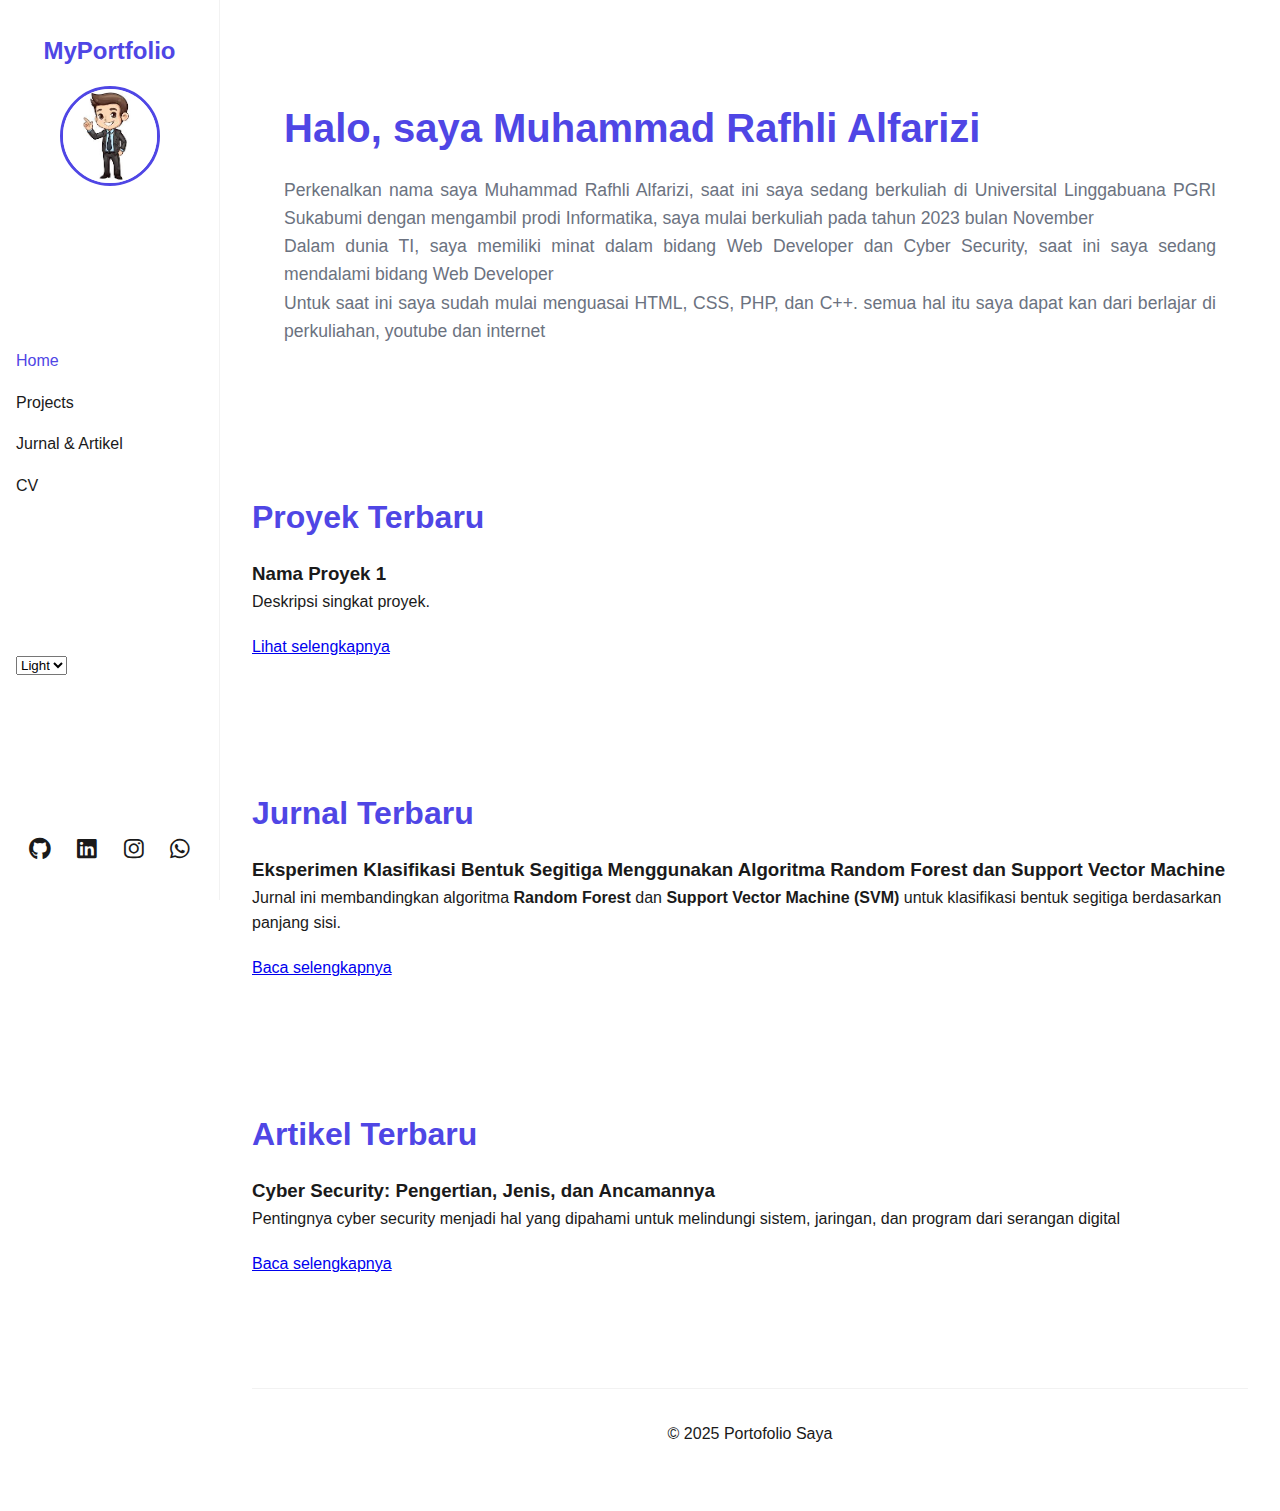
<file: index.html>
<!DOCTYPE html>
<html lang="id">
<head>
  <meta charset="UTF-8" />
  <meta name="viewport" content="width=device-width, initial-scale=1.0" />
  <title>Portofolio Saya</title>
  <link rel="stylesheet" href="css/style.css" />
  <!-- FontAwesome untuk ikon sosial -->
  <link rel="stylesheet" href="https://cdnjs.cloudflare.com/ajax/libs/font-awesome/6.4.0/css/all.min.css">
</head>
<body class="light-theme"> <!-- default theme light -->

  <!-- SIDEBAR -->
<aside class="sidebar">
  <div class="logo">
  <a href="index.html">MyPortfolio</a>
  <div class="profile-pic">
    <img src="assets/img/profile.jpg" alt="Foto Saya">
  </div>
</div>

  <ul class="nav-links">
    <li><a href="index.html" class="active">Home</a></li>
    <li><a href="projects.html">Projects</a></li>
    <li><a href="blog.html">Jurnal & Artikel</a></li>
    <li><a href="cv.html">CV</a></li>
  </ul>

  <!-- Theme -->
  <div class="theme-box">
    <select id="theme-select">
      <option value="light">Light</option>
      <option value="dark">Dark</option>
    </select>
  </div>

  <!-- Social -->
  <div class="social-icons">
    <a href="#" class="social-link" data-type="github"><i class="fab fa-github"></i></a>
    <a href="#" class="social-link" data-type="linkedin"><i class="fab fa-linkedin"></i></a>
    <a href="#" class="social-link" data-type="instagram"><i class="fab fa-instagram"></i></a>
    <a href="#" class="social-link" data-type="whatsapp"><i class="fab fa-whatsapp"></i></a>
  </div>
</aside>

<!-- MAIN CONTENT -->
<main class="content">

    <!-- HERO SECTION -->
  <section class="hero">
    <div class="hero-text">
    <h1>Halo, saya Muhammad Rafhli Alfarizi</h1>
        <p>
        Perkenalkan nama saya Muhammad Rafhli Alfarizi, saat ini saya sedang berkuliah di Universital Linggabuana PGRI Sukabumi dengan mengambil prodi Informatika, saya mulai berkuliah pada tahun 2023 bulan November
        <br>Dalam dunia TI, saya memiliki minat dalam bidang Web Developer dan Cyber Security, saat ini saya sedang mendalami bidang Web Developer
        <br>Untuk saat ini saya sudah mulai menguasai HTML, CSS, PHP, dan C++. semua hal itu saya dapat kan dari berlajar di perkuliahan, youtube dan internet
        </p>
    </div>
  </section>

  <!-- PROYEK TERBARU -->
  <section class="projects">
    <h2>Proyek Terbaru</h2>
    <div class="card-container">
      <!-- contoh proyek -->
      <div class="card">
        <h3>Nama Proyek 1</h3>
        <p>Deskripsi singkat proyek.</p>
        <a href="projects.html">Lihat selengkapnya</a>
      </div>
    </div>
  </section>

  <!-- JURNAL TERBARU -->
  <section class="journals">
    <h2>Jurnal Terbaru</h2>
    <div class="card-container">
      <div class="card">
        <h3>Eksperimen Klasifikasi Bentuk Segitiga Menggunakan Algoritma Random Forest dan Support Vector Machine</h3>
        <p>Jurnal ini membandingkan algoritma <strong>Random Forest</strong> dan <strong>Support Vector Machine (SVM)</strong> untuk klasifikasi bentuk segitiga berdasarkan panjang sisi.</p>
        <a href="jurnal/nama_jurnal1.html">Baca selengkapnya</a>
      </div>
    </div>
  </section>

  <!-- ARTIKEL TERBARU -->
  <section class="articles">
    <h2>Artikel Terbaru</h2>
    <div class="card-container">
      <div class="card">
        <h3>Cyber Security: Pengertian, Jenis, dan Ancamannya</h3>
        <p>Pentingnya cyber security menjadi hal yang dipahami untuk melindungi sistem, jaringan, dan program dari serangan digital</p>
        <a href="artikel/nama_artikel1.html">Baca selengkapnya</a>
      </div>
    </div>
  </section>


  <!-- FOOTER -->
  <footer>
    <p>&copy; 2025 Portofolio Saya</p>
  </footer>
</main>

  <script src="js/main.js"></script>
</body>
</html>
</file>
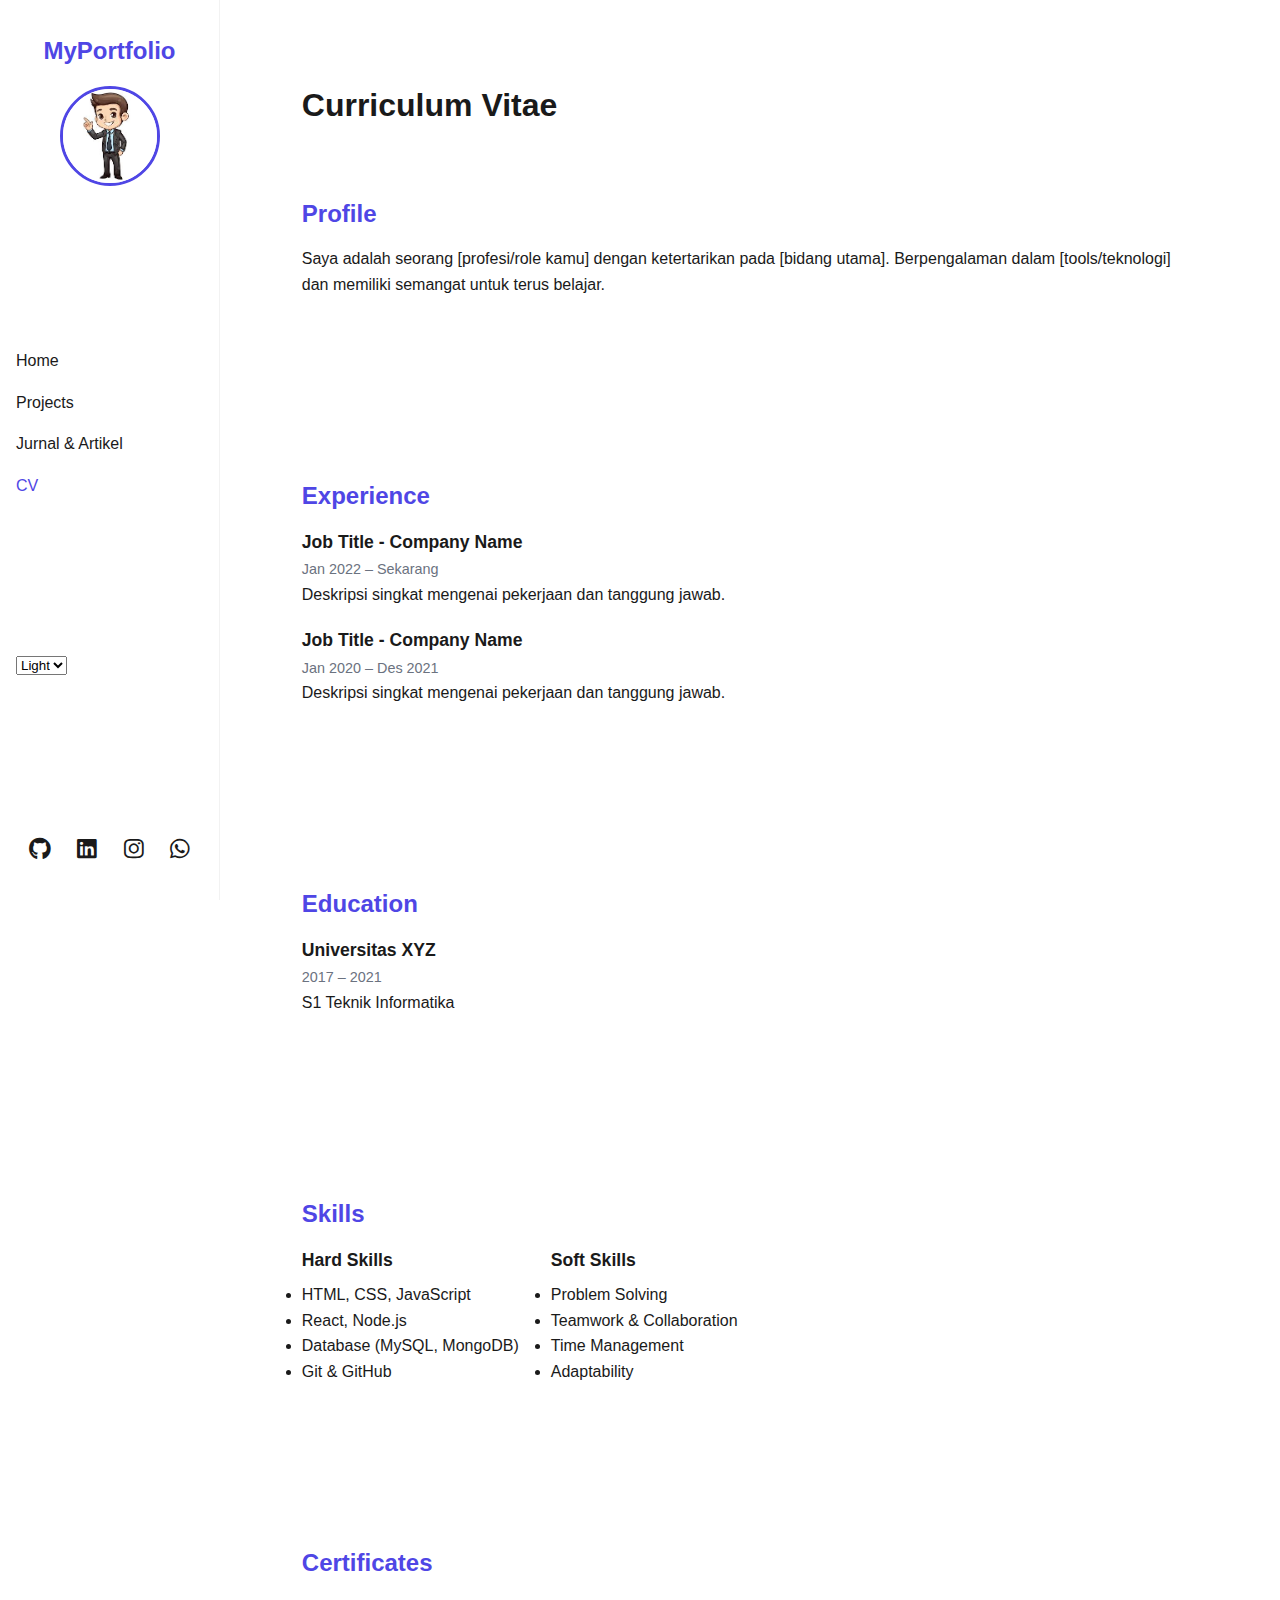
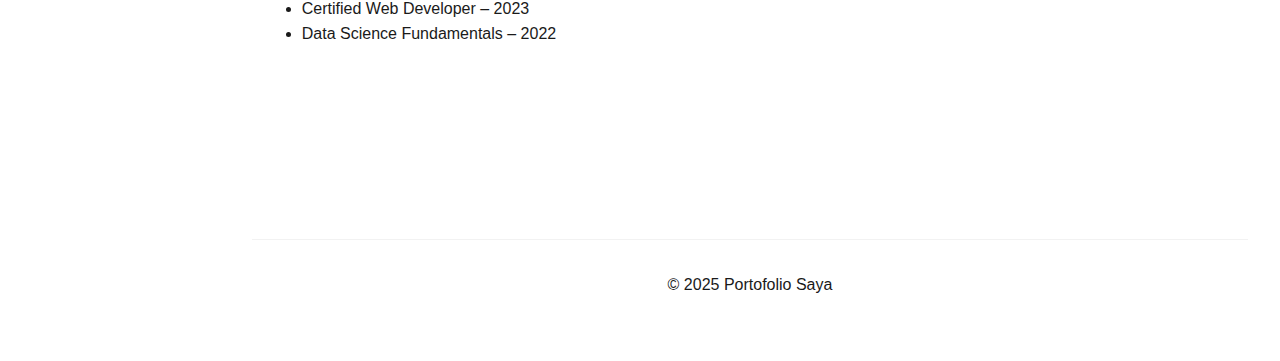
<file: cv.html>
<!DOCTYPE html>
<html lang="en">
<head>
  <meta charset="UTF-8" />
  <meta name="viewport" content="width=device-width, initial-scale=1.0" />
  <title>CV - Portfolio</title>
  <link rel="stylesheet" href="css/style.css" />
  <script defer src="js/main.js"></script>
  <!-- FontAwesome -->
  <link rel="stylesheet" href="https://cdnjs.cloudflare.com/ajax/libs/font-awesome/6.5.0/css/all.min.css" />
</head>
<body class="light-theme">
  <!-- SIDEBAR -->
<aside class="sidebar">
<div class="logo">
  <a href="index.html">MyPortfolio</a>
  <div class="profile-pic">
    <img src="assets/img/profile.jpg" alt="Foto Saya">
  </div>
</div>

  <ul class="nav-links">
    <li><a href="index.html">Home</a></li>
    <li><a href="projects.html">Projects</a></li>
    <li><a href="blog.html">Jurnal & Artikel</a></li>
    <li><a href="cv.html" class="active">CV</a></li>
  </ul>

  <!-- Theme -->
  <div class="theme-box">
    <select id="theme-select">
      <option value="light">Light</option>
      <option value="dark">Dark</option>
    </select>
  </div>

  <!-- Social -->
  <div class="social-icons">
    <a href="#" class="social-link" data-type="github"><i class="fab fa-github"></i></a>
    <a href="#" class="social-link" data-type="linkedin"><i class="fab fa-linkedin"></i></a>
    <a href="#" class="social-link" data-type="instagram"><i class="fab fa-instagram"></i></a>
    <a href="#" class="social-link" data-type="whatsapp"><i class="fab fa-whatsapp"></i></a>
  </div>
</aside>

<!-- MAIN CONTENT -->
<main class="content">

  <!-- MAIN CONTENT -->
  <main class="cv-section">
    <h1>Curriculum Vitae</h1>

    <!-- PROFILE -->
    <section class="cv-block">
      <h2>Profile</h2>
      <p>
        Saya adalah seorang [profesi/role kamu] dengan ketertarikan pada [bidang utama].  
        Berpengalaman dalam [tools/teknologi] dan memiliki semangat untuk terus belajar.
      </p>
    </section>

    <!-- EXPERIENCE -->
    <section class="cv-block">
      <h2>Experience</h2>
      <div class="cv-item">
        <h3>Job Title - Company Name</h3>
        <span>Jan 2022 – Sekarang</span>
        <p>Deskripsi singkat mengenai pekerjaan dan tanggung jawab.</p>
      </div>
      <div class="cv-item">
        <h3>Job Title - Company Name</h3>
        <span>Jan 2020 – Des 2021</span>
        <p>Deskripsi singkat mengenai pekerjaan dan tanggung jawab.</p>
      </div>
    </section>

    <!-- EDUCATION -->
    <section class="cv-block">
      <h2>Education</h2>
      <div class="cv-item">
        <h3>Universitas XYZ</h3>
        <span>2017 – 2021</span>
        <p>S1 Teknik Informatika</p>
      </div>
    </section>

    <!-- SKILLS -->
    <section class="cv-block">
      <h2>Skills</h2>
      <div class="skills-wrapper">
        <div class="skills-category">
          <h3>Hard Skills</h3>
          <ul>
            <li>HTML, CSS, JavaScript</li>
            <li>React, Node.js</li>
            <li>Database (MySQL, MongoDB)</li>
            <li>Git & GitHub</li>
          </ul>
        </div>
        <div class="skills-category">
          <h3>Soft Skills</h3>
          <ul>
            <li>Problem Solving</li>
            <li>Teamwork & Collaboration</li>
            <li>Time Management</li>
            <li>Adaptability</li>
          </ul>
        </div>
      </div>
    </section>

    <!-- CERTIFICATES -->
    <section class="cv-block">
      <h2>Certificates</h2>
      <ul>
        <li>Certified Web Developer – 2023</li>
        <li>Data Science Fundamentals – 2022</li>
      </ul>
    </section>
  </main>

  <!-- FOOTER -->
  <footer>
    <p>&copy; 2025 Portofolio Saya</p>
  </footer>
</main>

</body>
</html>
</file>
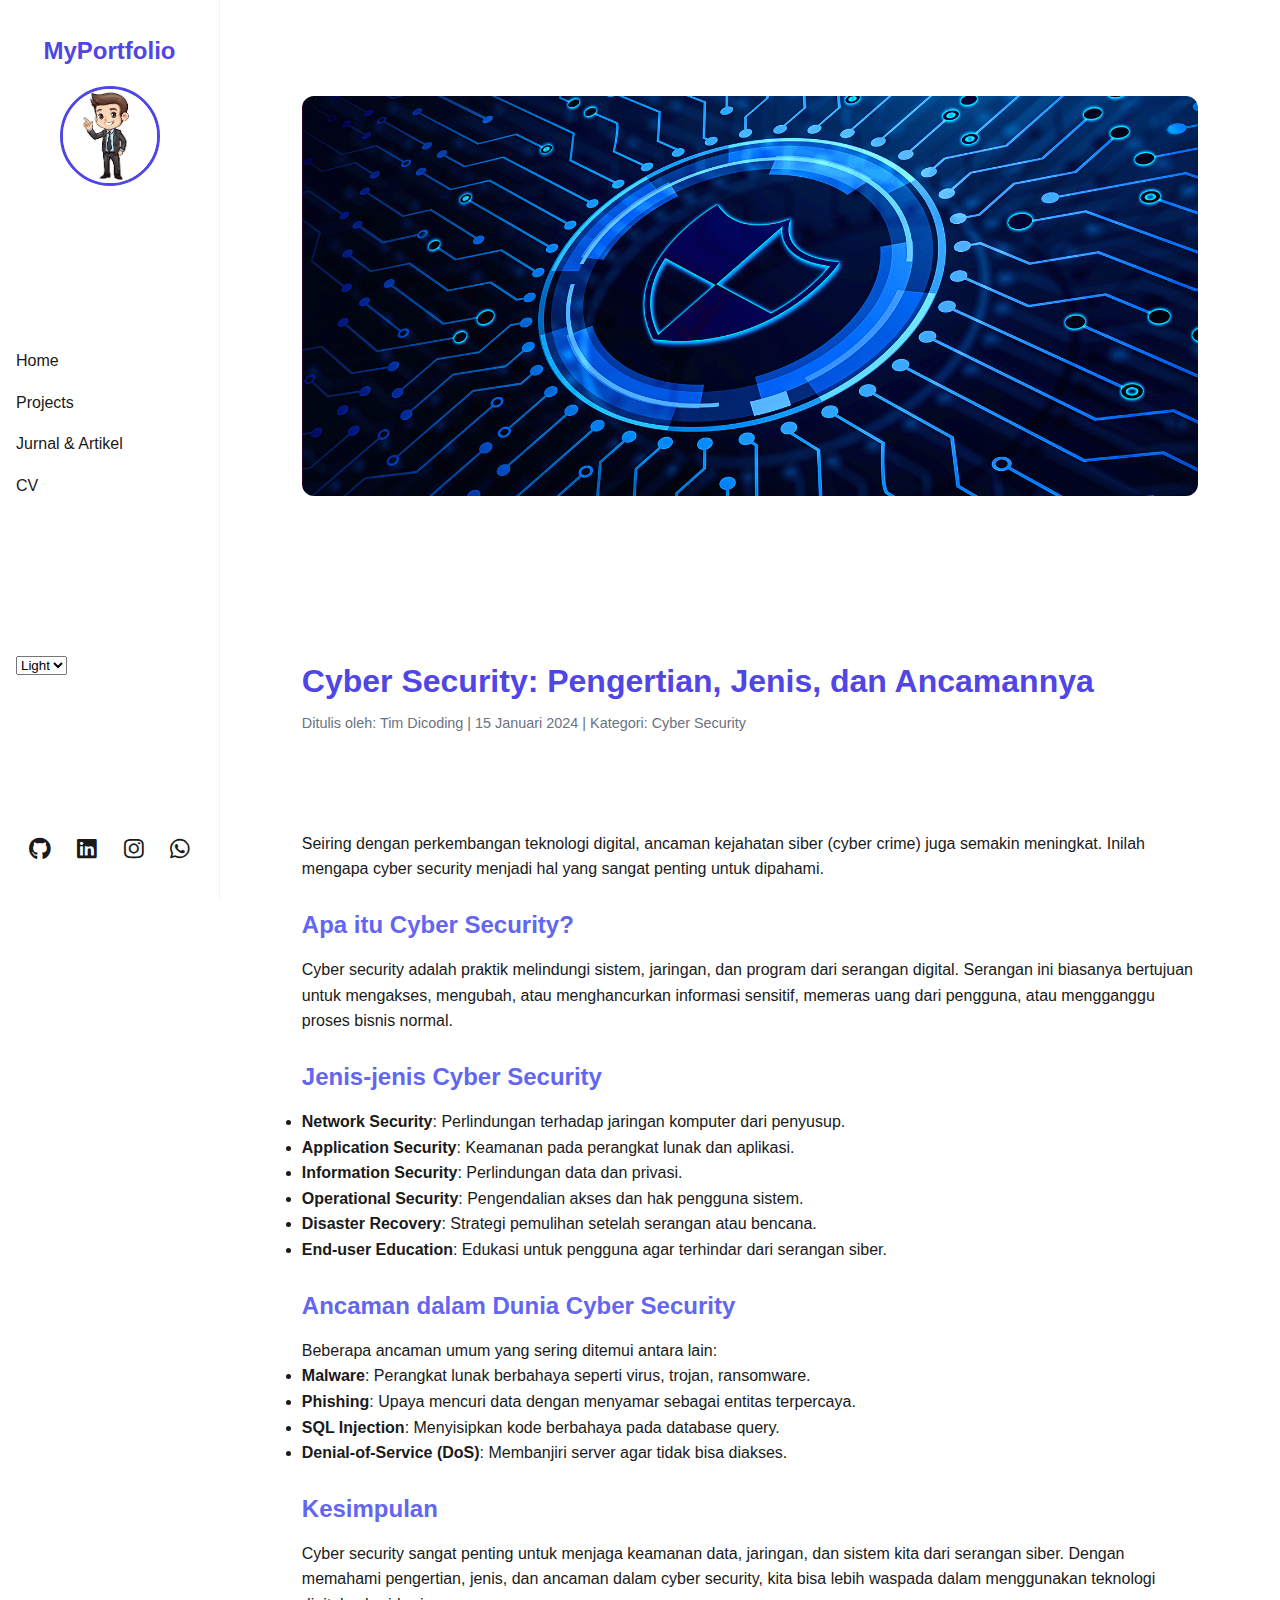
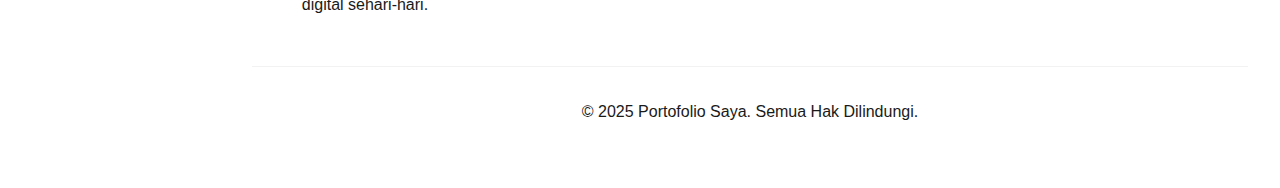
<file: artikel/nama_artikel1.html>
<!DOCTYPE html>
<html lang="id">
<head>
  <meta charset="UTF-8" />
  <meta name="viewport" content="width=device-width, initial-scale=1.0" />
  <title>Cyber Security: Pengertian, Jenis, dan Ancamannya</title>
  <link rel="stylesheet" href="../css/style.css" />
  <script src="../js/main.js" defer></script>
  <!-- Font Awesome untuk icon -->
  <link rel="stylesheet" href="https://cdnjs.cloudflare.com/ajax/libs/font-awesome/6.5.0/css/all.min.css" />
</head>
<body>
  <!-- Navigasi -->
  <header>
<!-- SIDEBAR -->
<aside class="sidebar">
<div class="logo">
  <a href="../index.html">MyPortfolio</a>
  <div class="profile-pic">
    <img src="../assets/img/profile.jpg" alt="Foto Saya">
  </div>
</div>

  <ul class="nav-links">
    <li><a href="../index.html">Home</a></li>
    <li><a href="../projects.html">Projects</a></li>
    <li><a href="../blog.html">Jurnal & Artikel</a></li>
    <li><a href="../cv.html">CV</a></li>
  </ul>

  <!-- Theme -->
  <div class="theme-box">
    <select id="theme-select">
      <option value="light">Light</option>
      <option value="dark">Dark</option>
    </select>
  </div>

  <!-- Social -->
  <div class="social-icons">
    <a href="#" class="social-link" data-type="github"><i class="fab fa-github"></i></a>
    <a href="#" class="social-link" data-type="linkedin"><i class="fab fa-linkedin"></i></a>
    <a href="#" class="social-link" data-type="instagram"><i class="fab fa-instagram"></i></a>
    <a href="#" class="social-link" data-type="whatsapp"><i class="fab fa-whatsapp"></i></a>
  </div>
</aside>

<!-- MAIN CONTENT -->
<main class="content">
  <!-- Konten Artikel -->
  <main class="container">
    <!-- Gambar Utama -->
    <section class="article-hero">
      <img src="../assets/blog/cybersecurity.jpg" alt="Ilustrasi Cyber Security" />
    </section>

    <!-- Judul & Info Artikel -->
    <section class="article-header">
      <h1>Cyber Security: Pengertian, Jenis, dan Ancamannya</h1>
      <p class="article-meta">Ditulis oleh: Tim Dicoding | 15 Januari 2024 | Kategori: Cyber Security</p>
    </section>

    <!-- Isi Artikel -->
    <article class="article-content">
      <p>
        Seiring dengan perkembangan teknologi digital, ancaman kejahatan siber (cyber crime) juga semakin meningkat.
        Inilah mengapa cyber security menjadi hal yang sangat penting untuk dipahami.
      </p>

      <h2>Apa itu Cyber Security?</h2>
      <p>
        Cyber security adalah praktik melindungi sistem, jaringan, dan program dari serangan digital.
        Serangan ini biasanya bertujuan untuk mengakses, mengubah, atau menghancurkan informasi sensitif,
        memeras uang dari pengguna, atau mengganggu proses bisnis normal.
      </p>

      <h2>Jenis-jenis Cyber Security</h2>
      <ul>
        <li><strong>Network Security</strong>: Perlindungan terhadap jaringan komputer dari penyusup.</li>
        <li><strong>Application Security</strong>: Keamanan pada perangkat lunak dan aplikasi.</li>
        <li><strong>Information Security</strong>: Perlindungan data dan privasi.</li>
        <li><strong>Operational Security</strong>: Pengendalian akses dan hak pengguna sistem.</li>
        <li><strong>Disaster Recovery</strong>: Strategi pemulihan setelah serangan atau bencana.</li>
        <li><strong>End-user Education</strong>: Edukasi untuk pengguna agar terhindar dari serangan siber.</li>
      </ul>

      <h2>Ancaman dalam Dunia Cyber Security</h2>
      <p>Beberapa ancaman umum yang sering ditemui antara lain:</p>
      <ul>
        <li><strong>Malware</strong>: Perangkat lunak berbahaya seperti virus, trojan, ransomware.</li>
        <li><strong>Phishing</strong>: Upaya mencuri data dengan menyamar sebagai entitas terpercaya.</li>
        <li><strong>SQL Injection</strong>: Menyisipkan kode berbahaya pada database query.</li>
        <li><strong>Denial-of-Service (DoS)</strong>: Membanjiri server agar tidak bisa diakses.</li>
      </ul>

      <h2>Kesimpulan</h2>
      <p>
        Cyber security sangat penting untuk menjaga keamanan data, jaringan, dan sistem kita dari serangan siber.
        Dengan memahami pengertian, jenis, dan ancaman dalam cyber security, kita bisa lebih waspada
        dalam menggunakan teknologi digital sehari-hari.
      </p>
    </article>
  </main>

  <!-- Footer -->
  <footer>
    <p>&copy; 2025 Portofolio Saya. Semua Hak Dilindungi.</p>
  </footer>
</main>
</body>
</html>
</file>
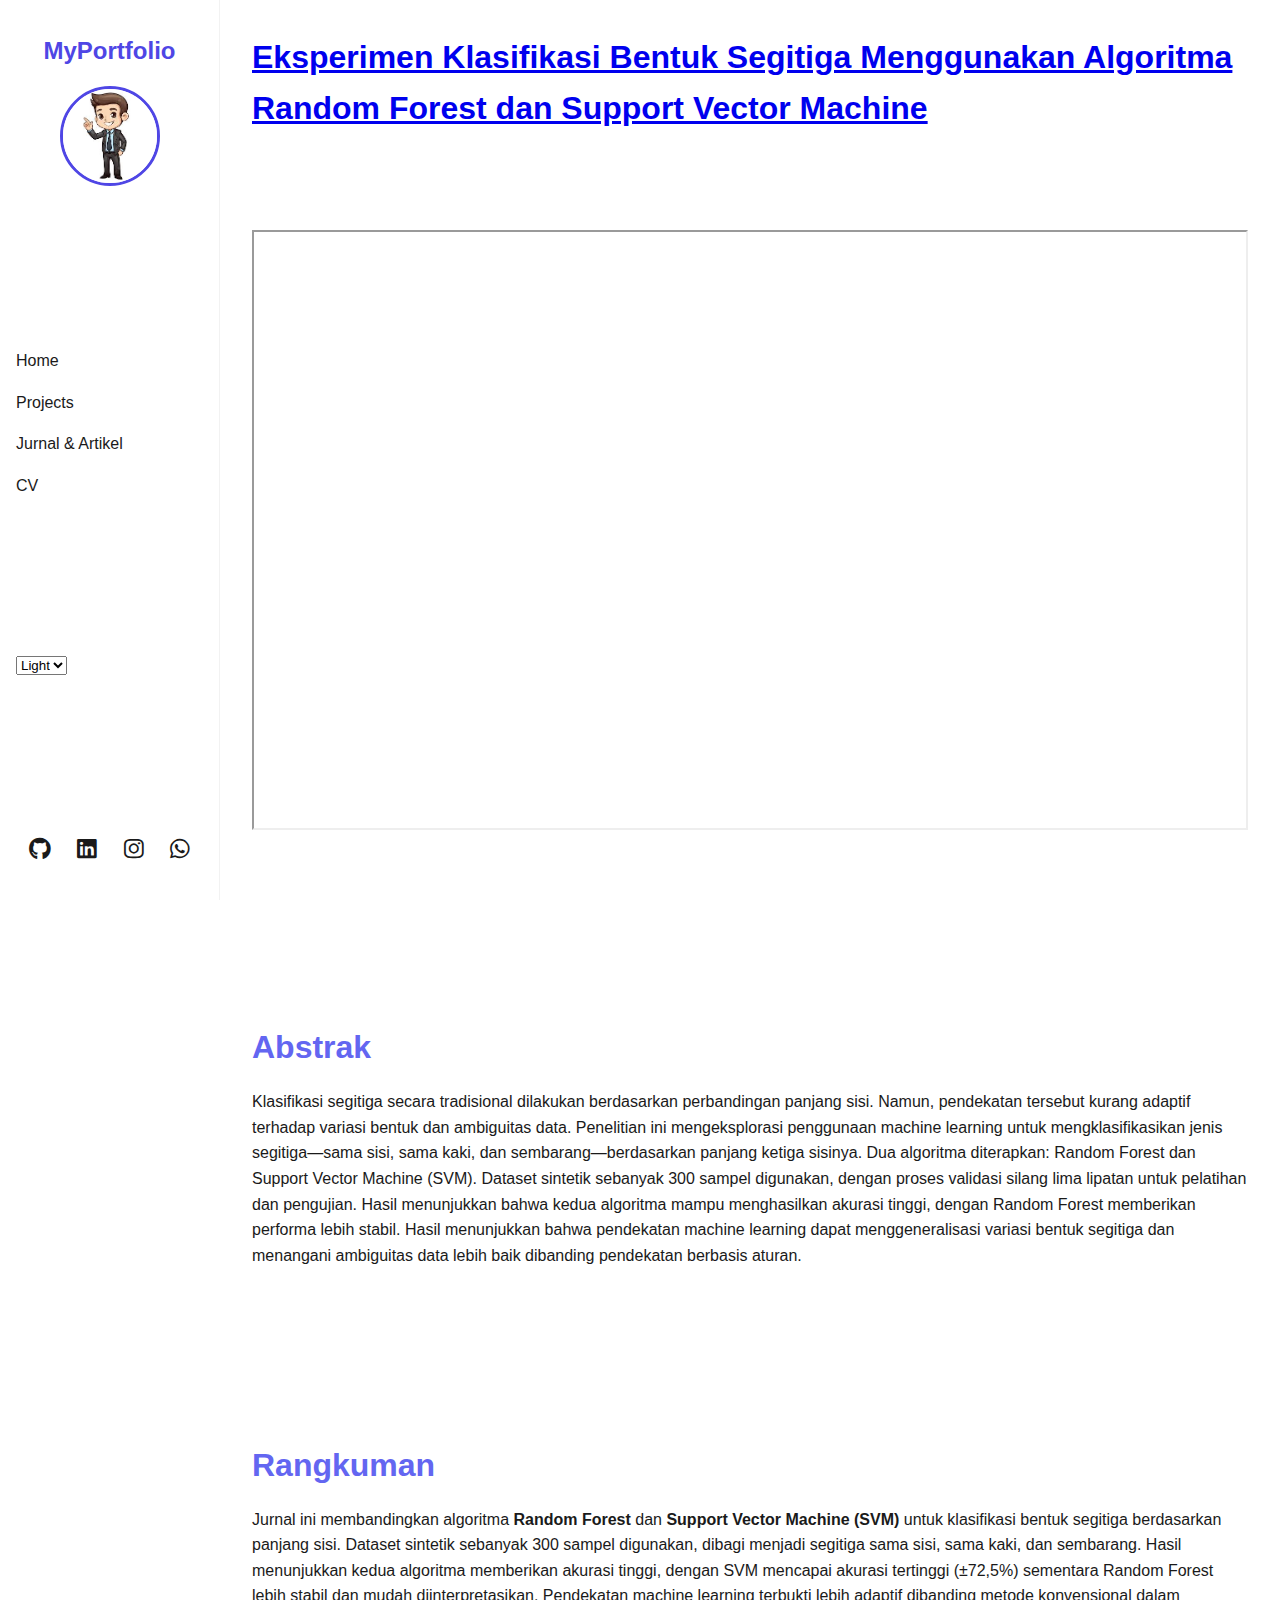
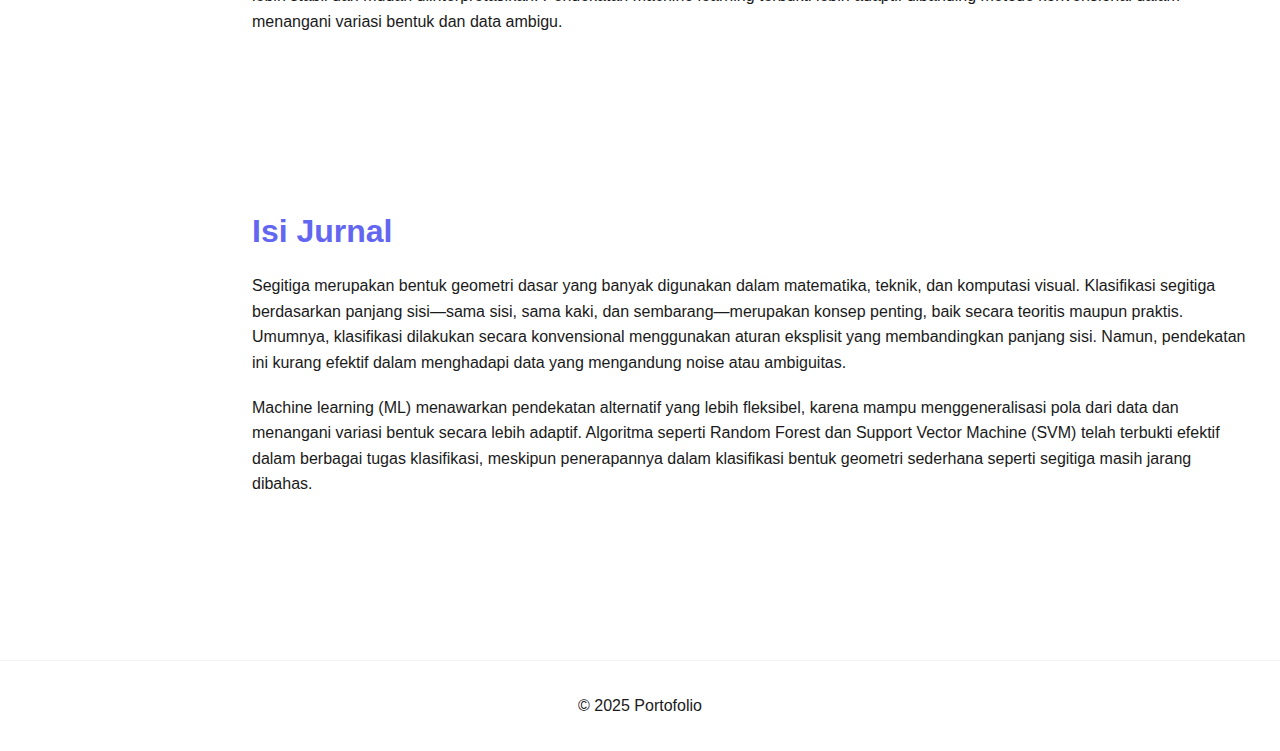
<file: jurnal/nama_jurnal1.html>
<!DOCTYPE html>
<html lang="id">
<head>
  <meta charset="UTF-8">
  <meta name="viewport" content="width=device-width, initial-scale=1.0">
  <title>Jurnal: Klasifikasi Segitiga</title>
  <link rel="stylesheet" href="../css/style.css">
  <script src="../js/main.js" defer></script>
  <!-- Font Awesome untuk icon -->
  <link rel="stylesheet" href="https://cdnjs.cloudflare.com/ajax/libs/font-awesome/6.5.0/css/all.min.css" />
</head>
<body>
<!-- SIDEBAR -->
<aside class="sidebar">
<div class="logo">
  <a href="../index.html">MyPortfolio</a>
  <div class="profile-pic">
    <img src="../assets/img/profile.jpg" alt="Foto Saya">
  </div>
</div>

  <ul class="nav-links">
    <li><a href="../index.html">Home</a></li>
    <li><a href="../projects.html">Projects</a></li>
    <li><a href="../blog.html">Jurnal & Artikel</a></li>
    <li><a href="../cv.html">CV</a></li>
  </ul>

  <!-- Theme -->
  <div class="theme-box">
    <select id="theme-select">
      <option value="light">Light</option>
      <option value="dark">Dark</option>
    </select>
  </div>

  <!-- Social -->
  <div class="social-icons">
    <a href="#" class="social-link" data-type="github"><i class="fab fa-github"></i></a>
    <a href="#" class="social-link" data-type="linkedin"><i class="fab fa-linkedin"></i></a>
    <a href="#" class="social-link" data-type="instagram"><i class="fab fa-instagram"></i></a>
    <a href="#" class="social-link" data-type="whatsapp"><i class="fab fa-whatsapp"></i></a>
  </div>
</aside>

<!-- MAIN CONTENT -->
<main class="content">
  <header>
    <h1>
      <a href="https://www.example.com/link-jurnal-asli" target="_blank">
        Eksperimen Klasifikasi Bentuk Segitiga Menggunakan Algoritma Random Forest dan Support Vector Machine
      </a>
    </h1>
  </header>

  <main>
    <!-- View PDF langsung -->
    <section class="pdf-viewer">
      <iframe src="../assets/pdf/Jurnal1.pdf" width="100%" height="600px"></iframe>
    </section>

    <!-- Subtopik: Abstrak -->
    <section class="abstrak">
      <h2>Abstrak</h2>
      <p>
        Klasifikasi segitiga secara tradisional dilakukan berdasarkan perbandingan panjang sisi. Namun, pendekatan tersebut kurang adaptif terhadap variasi bentuk dan ambiguitas data. Penelitian ini mengeksplorasi penggunaan machine learning untuk mengklasifikasikan jenis segitiga—sama sisi, sama kaki, dan sembarang—berdasarkan panjang ketiga sisinya. Dua algoritma diterapkan: Random Forest dan Support Vector Machine (SVM). Dataset sintetik sebanyak 300 sampel digunakan, dengan proses validasi silang lima lipatan untuk pelatihan dan pengujian. Hasil menunjukkan bahwa kedua algoritma mampu menghasilkan akurasi tinggi, dengan Random Forest memberikan performa lebih stabil. Hasil menunjukkan bahwa pendekatan machine learning dapat menggeneralisasi variasi bentuk segitiga dan menangani ambiguitas data lebih baik dibanding pendekatan berbasis aturan.
      </p>
    </section>

    <!-- Subtopik: Rangkuman -->
    <section class="rangkuman">
      <h2>Rangkuman</h2>
      <p>
        Jurnal ini membandingkan algoritma <strong>Random Forest</strong> dan <strong>Support Vector Machine (SVM)</strong> untuk klasifikasi bentuk segitiga berdasarkan panjang sisi. Dataset sintetik sebanyak 300 sampel digunakan, dibagi menjadi segitiga sama sisi, sama kaki, dan sembarang. Hasil menunjukkan kedua algoritma memberikan akurasi tinggi, dengan SVM mencapai akurasi tertinggi (±72,5%) sementara Random Forest lebih stabil dan mudah diinterpretasikan. Pendekatan machine learning terbukti lebih adaptif dibanding metode konvensional dalam menangani variasi bentuk dan data ambigu.
      </p>
    </section>

    <!-- Subtopik: Isi Jurnal (2 paragraf pertama) -->
    <section class="isi-jurnal">
      <h2>Isi Jurnal</h2>
      <p>
        Segitiga merupakan bentuk geometri dasar yang banyak digunakan dalam matematika, teknik, dan komputasi visual. Klasifikasi segitiga berdasarkan panjang sisi—sama sisi, sama kaki, dan sembarang—merupakan konsep penting, baik secara teoritis maupun praktis. Umumnya, klasifikasi dilakukan secara konvensional menggunakan aturan eksplisit yang membandingkan panjang sisi. Namun, pendekatan ini kurang efektif dalam menghadapi data yang mengandung noise atau ambiguitas.
      </p>
      <p>
        Machine learning (ML) menawarkan pendekatan alternatif yang lebih fleksibel, karena mampu menggeneralisasi pola dari data dan menangani variasi bentuk secara lebih adaptif. Algoritma seperti Random Forest dan Support Vector Machine (SVM) telah terbukti efektif dalam berbagai tugas klasifikasi, meskipun penerapannya dalam klasifikasi bentuk geometri sederhana seperti segitiga masih jarang dibahas.
      </p>
    </section>
  </main>
</main>

  <footer>
    <p>&copy; 2025 Portofolio</p>
  </footer>
</body>
</html>
</file>
<file: css/style.css>
/* ========== RESET DAN DASAR ========== */
* {
  margin: 0;
  padding: 0;
  box-sizing: border-box;
}

html {
  scroll-behavior: smooth;
}

body {
  font-family: 'Inter', Arial, sans-serif;
  line-height: 1.6;
  background-color: var(--bg);
  color: var(--text);
  transition: background-color 0.3s, color 0.3s;
}

/* Tema */
:root {
  --bg: #ffffff;
  --text: #1a1a1a;
  --primary: #4f46e5; /* Indigo */
  --secondary: #6366f1;
  --muted: #6b7280;
}

body.dark-theme {
  --bg: #0f172a;
  --text: #f1f5f9;
  --primary: #818cf8;
  --secondary: #a5b4fc;
  --muted: #94a3b8;
}

/* Container */
.container {
  width: 90%;
  max-width: 1100px;
  margin: auto;
}

/* ========== SIDEBAR NAVBAR ========== */
.sidebar {
  position: fixed;
  top: 0;
  left: 0;
  width: 220px;
  height: 100vh;
  background: var(--bg);
  border-right: 1px solid rgba(0,0,0,0.05);
  display: flex;
  flex-direction: column;
  justify-content: space-between;
  padding: 2rem 1rem;
  transition: background-color 0.3s, color 0.3s;
}

.sidebar .logo a {
  font-size: 1.5rem;
  font-weight: bold;
  color: var(--primary);
  text-decoration: none;
}

.sidebar .logo {
  text-align: center;
}

.sidebar .profile-pic {
  margin-top: 1rem;
}

.sidebar .profile-pic img {
  width: 100px;
  height: 100px;
  border-radius: 50%;   /* bikin lingkaran */
  object-fit: cover;    /* biar proporsional */
  border: 3px solid var(--primary);
}

.sidebar .nav-links {
  list-style: none;
  margin-top: 2rem;
  display: flex;
  flex-direction: column;
  gap: 1rem;
}

.sidebar .nav-links a {
  text-decoration: none;
  font-weight: 500;
  color: var(--text);
  transition: color 0.3s;
}

.sidebar .nav-links a:hover,
.sidebar .nav-links a.active {
  color: var(--primary);
}

.sidebar .theme-box {
  margin: 2rem 0;
}

.sidebar .social-icons {
  display: flex;
  justify-content: space-around;
  font-size: 1.4rem;
}

.sidebar .social-icons a {
  color: var(--text);
  transition: color 0.3s;
}

.sidebar .social-icons a:hover {
  color: var(--primary);
}

/* Konten geser ke kanan agar tidak tertutup sidebar */
.content {
  margin-left: 220px;
  padding: 2rem;
}

/* ========== HERO / HOME ========== */
.hero {
  display: flex;
  flex-direction: column; 
  align-items: left;    
  text-align: justify;     
  padding: 4rem 2rem;
  gap: 1rem;
}

.hero h1 {
  font-size: 2.5rem;
  color: var(--primary);
  margin-bottom: 1rem;
}

.hero p {
  font-size: 1.1rem;
  color: var(--muted);
  max-width: 1200px;
}

.hero-text h1 {
  font-size: 2.5rem;
  color: var(--primary);
}

.hero-text p {
  margin-top: 1rem;
  color: var(--muted);
}

/* ========== SECTION GENERIC ========== */
section {
  padding: 4rem 0;
}

section h2 {
  font-size: 2rem;
  margin-bottom: 1rem;
  color: var(--primary);
}

section p {
  margin-bottom: 1.2rem;
}

/* ========== GRID (Projects, Blog, Jurnal, Artikel) ========== */
.blog-grid, .projects-grid {
  display: grid;
  grid-template-columns: repeat(auto-fit, minmax(280px, 1fr));
  gap: 1.5rem;
}

.blog-card, .project-card {
  background: var(--bg);
  border: 1px solid rgba(0,0,0,0.05);
  border-radius: 12px;
  overflow: hidden;
  box-shadow: 0 2px 5px rgba(0,0,0,0.05);
  transition: transform 0.3s, box-shadow 0.3s;
}

.blog-card:hover, .project-card:hover {
  transform: translateY(-5px);
  box-shadow: 0 4px 12px rgba(0,0,0,0.1);
}

.blog-card img, .project-card img {
  width: 100%;
  height: 280px;
  object-fit: cover;
}

.blog-info, .project-info {
  padding: 1rem;
}

.blog-info h3, .project-info h3 {
  font-size: 1.2rem;
  margin-bottom: 0.5rem;
}

.blog-info p, .project-info p {
  font-size: 0.95rem;
  color: var(--muted);
}

/* ========== CV PAGE ========== */
.cv-section {
  padding: 3rem 5%;
}

.cv-block {
  margin-bottom: 2rem;
}

.cv-block h2 {
  font-size: 1.5rem;
  margin-bottom: 0.8rem;
  color: var(--primary);
}

.cv-item {
  margin-bottom: 1rem;
}

.cv-item h3 {
  font-size: 1.1rem;
  font-weight: 600;
}

.cv-item span {
  font-size: 0.9rem;
  color: var(--muted);
}

/* Skills */
.skills-wrapper {
  display: flex;
  gap: 2rem;
  flex-wrap: wrap;
}

.skills-category h3 {
  font-size: 1.1rem;
  margin-bottom: 0.5rem;
}

/* ========== ARTICLE PAGE ========== */
.article-hero img {
  width: 100%;
  max-height: 400px;
  object-fit: cover;
  border-radius: 12px;
  margin-bottom: 1.5rem;
}

.article-header h1 {
  font-size: 2rem;
  margin-bottom: 0.3rem;
  color: var(--primary);
}

.article-meta {
  font-size: 0.9rem;
  color: var(--muted);
  margin-bottom: 2rem;
}

.article-content h2 {
  margin-top: 1.5rem;
  margin-bottom: 0.8rem;
  color: var(--secondary);
}

/* ========== JURNAL PAGE ========== */
.pdf-viewer {
  margin: 2rem 0;
}

.isi-jurnal h2,
.rangkuman h2,
.abstrak h2 {
  margin-top: 1.5rem;
  color: var(--secondary);
}

/* ========== 404 PAGE ========== */
.not-found {
  text-align: center;
  padding: 6rem 2rem;
}

.not-found h1 {
  font-size: 6rem;
  color: var(--primary);
  margin-bottom: 1rem;
}

.not-found p {
  color: var(--muted);
  margin-bottom: 1.5rem;
}

.not-found .btn {
  background: var(--primary);
  color: #fff;
  padding: 0.7rem 1.5rem;
  border-radius: 6px;
  text-decoration: none;
  transition: background 0.3s;
}

.not-found .btn:hover {
  background: var(--secondary);
}

/* ========== FOOTER ========== */
footer {
  text-align: center;
  padding: 2rem 1rem;
  border-top: 1px solid rgba(0,0,0,0.05);
  margin-top: 3rem;
}

footer .social-icons {
  display: flex;
  justify-content: center;
  gap: 1.2rem;
  margin-bottom: 1rem;
}

footer .social-icons a {
  color: var(--text);
  font-size: 1.4rem;
  transition: color 0.3s;
}

footer .social-icons a:hover {
  color: var(--primary);
}
</file>
